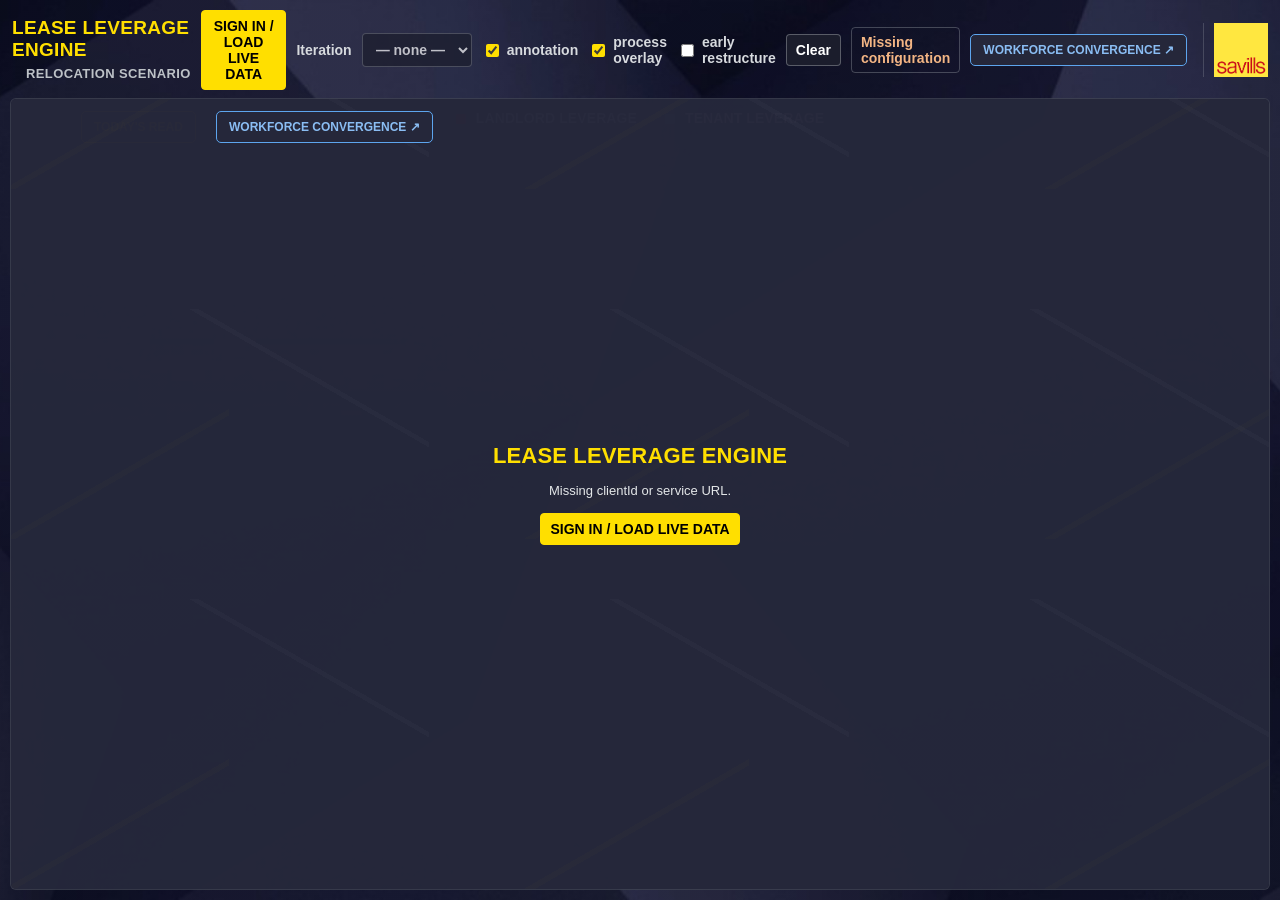
<file: index.html>
<!doctype html>
<html lang="en">
<head>
  <meta charset="utf-8">
  <meta name="viewport" content="width=device-width,initial-scale=1">
  <meta name="referrer" content="no-referrer">

  <title>Lease Leverage Engine</title>

  <script type="module" src="https://js.arcgis.com/5.1/"></script>

  <link
    rel="stylesheet"
        href="styles.css?v=20261006-ldi-final"
  >
</head>

<body>

  <div id="app">

    <div class="toolbar">

      <div class="brand">
  LEASE LEVERAGE ENGINE
  <span
    id="scenarioTitle"
    style="
      margin-left:14px;
      color:#BDC2C7;
      font-size:13px;
      font-weight:600;
      letter-spacing:0.4px;
      white-space:nowrap;
    "
  >
    RELOCATION SCENARIO
  </span>
</div>

      <button
        id="login"
        class="primary"
      >
        SIGN IN / LOAD LIVE DATA
      </button>

      <button
        id="logout"
        hidden
      >
        SIGN OUT
      </button>

      <label for="iteration">
        Iteration
      </label>

      <select
        id="iteration"
        disabled
      >
        <option value="-1">
          — none —
        </option>
      </select>

      <label class="toggle">
        <input
          id="anno"
          type="checkbox"
          checked
        >
        annotation
      </label>

      <label class="toggle">
        <input
          id="process"
          type="checkbox"
          checked
        >
        process overlay
      </label>

      <label class="toggle">
        <input
          id="restructure"
          type="checkbox"
        >
        early restructure
      </label>

      <button
        id="clear"
        disabled
      >
        Clear
      </button>

      <span
        id="status"
        class="status"
      >
        Waiting…
      </span>
<a
  id="workforceLaunch"
  href="./workforce/index.html"
  target="_blank"
  rel="noopener noreferrer"
  title="Open Workforce Convergence Engine"
  style="
    display:inline-flex;
    align-items:center;
    justify-content:center;
    padding:8px 12px;
    background:#25273A;
    color:#8ABDF3;
    border:1px solid #5DA5EE;
    border-radius:5px;
    font-size:12px;
    font-weight:700;
    text-decoration:none;
    white-space:nowrap;
  "
>
  WORKFORCE CONVERGENCE ↗
</a>
      <div
        class="savills-logo-wrap"
        aria-label="Savills"
      >
        <img
          class="savills-logo"
          src="savills-logo.jpg"
          alt="Savills"
        >
      </div>

    </div>


    <div
      id="wrap"
      class="wrap"
    >

      <div class="legend">

        <span>
          <i
            class="swatch"
            style="background:#CE181E"
          ></i>
          LANDLORD LEVERAGE
        </span>

        <span>
          <i
            class="swatch"
            style="background:#238291"
          ></i>
          TENANT LEVERAGE
        </span>

      </div>


      <svg id="chart"></svg>

<a
  id="workforceLaunch"
  href="./workforce/index.html"
  target="_blank"
  rel="noopener noreferrer"
  style="
    position:absolute;
    top:12px;
    left:205px;
    z-index:25;
    display:inline-flex;
    align-items:center;
    justify-content:center;
    padding:8px 12px;
    background:#25273A;
    color:#8ABDF3;
    border:1px solid #5DA5EE;
    border-radius:5px;
    font-family:Gotham,Arial,sans-serif;
    font-size:12px;
    font-weight:700;
    text-decoration:none;
    white-space:nowrap;
    cursor:pointer;
  "
>
  WORKFORCE CONVERGENCE ↗
</a>

<button
  id="todaysReadButton"
  type="button"
  aria-expanded="false"
  aria-controls="todaysReadPanel"
  style="position:absolute;top:12px;left:70px;z-index:20;background:#25273A;color:#FFDF00;border:1px solid #FFDF00;border-radius:5px;padding:8px 12px;font-family:Gotham,Arial,sans-serif;font-size:12px;font-weight:700;cursor:pointer;"
>
  TODAY'S READ
</button>

<div
  id="todaysReadPanel"
  hidden
  role="region"
  aria-label="Today's Read"
  style="position:absolute;top:52px;left:70px;z-index:21;width:min(440px,calc(100% - 90px));max-height:65%;overflow-y:auto;box-sizing:border-box;background:#1B1D2C;color:#FFFFFF;border:1px solid #FFDF00;border-radius:7px;padding:14px;font-family:Gotham,Arial,sans-serif;box-shadow:0 10px 30px rgba(0,0,0,.4);"
>
  <div style="display:flex;justify-content:space-between;align-items:center;gap:12px;">
    <span></span>
    <button
      id="todaysReadClose"
      type="button"
      aria-label="Close Today's Read"
      style="background:transparent;color:#FFFFFF;border:0;font-size:20px;cursor:pointer;"
    >×</button>
  </div>

  <div
    id="todaysReadContent"
    style="margin-top:12px;font-size:13px;line-height:1.6;white-space:pre-wrap;overflow-wrap:anywhere;"
  ></div>
</div>


      <div
        id="popup"
        class="annotation"
        hidden
      ></div>


      <div
        id="center"
        class="center"
      >

        <h2>
          LEASE LEVERAGE ENGINE
        </h2>

        <p id="msg">
          Protected chart data loads only after ArcGIS authentication.
        </p>

        <button
          id="centerLogin"
          class="primary"
        >
          SIGN IN / LOAD LIVE DATA
        </button>

      </div>

    </div>


        <div
      id="intelligence"
      class="live-intelligence"
      aria-label="Live Decision Intelligence"
    ></div>


    <div
      id="impact"
      class="impact"
    >

      <div class="impact-title">
        FINANCIAL IMPACT OF EXECUTION TIMING
      </div>

      <div
        id="impactDelta"
        class="impact-delta neutral"
      >
        SELECT AN ITERATION
      </div>

      <div
        id="impactNpv"
        class="impact-npv"
      >
        NPV TODAY — &nbsp;&nbsp; NPV IN EXECUTION WINDOW —
      </div>

    </div>

  </div>


  <script
    type="module"
        src="app.js?v=20261009-monthyear-v2"
  ></script>

</body>
</html>
</file>
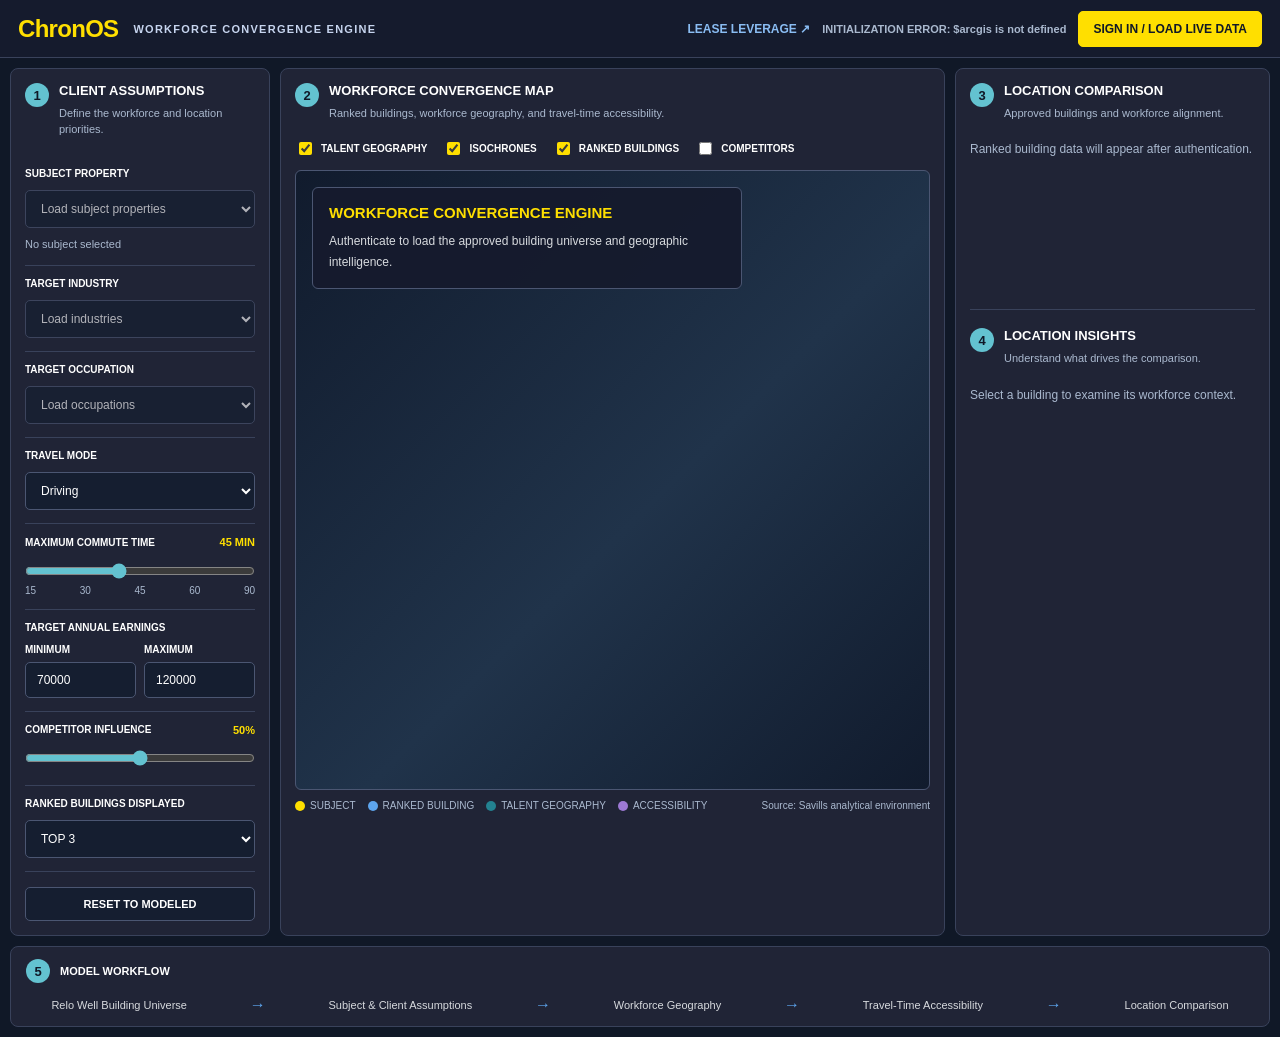
<file: workforce/index.html>
<!doctype html>
<html lang="en">
<head>
  <meta charset="utf-8">
  <meta name="viewport" content="width=device-width,initial-scale=1">
  <meta name="referrer" content="no-referrer">

  <title>ChronOS | Workforce Convergence Engine</title>

  <script
    type="module"
    src="https://js.arcgis.com/5.1/"
  ></script>

  <link
    rel="stylesheet"
    href="./workforce.css?v=20261010-css-reload-4"
  >

  <style>
    /*
     * Workforce Convergence map containment.
     * This applies independently of external CSS.
     */

    html,
    body {
      margin: 0;
      width: 100%;
      min-height: 100%;
      overflow-x: hidden;
    }

    #app {
      width: 100%;
      min-width: 0;
    }

    .workspace {
      min-width: 0;
      align-items: stretch;
    }

    .map-panel {
      min-width: 0;
      overflow: hidden;
      display: flex;
      flex-direction: column;
    }

    .map-panel > .panel-heading,
    .map-toolbar,
    .map-footer {
      flex-shrink: 0;
    }

    #map.map-container {
      position: relative;
      display: block;
      flex: 0 0 620px;
      width: 100%;
      height: 620px;
      min-height: 0;
      max-height: 620px;
      overflow: hidden;
      overscroll-behavior: contain;
    }

    #map .esri-view,
    #map .esri-view-root {
      width: 100%;
      height: 100%;
      max-width: 100%;
      max-height: 100%;
    }

    @media (max-width: 1100px) {
      #map.map-container {
        flex-basis: 500px;
        height: 500px;
        max-height: 500px;
      }
    }

    @media (max-width: 700px) {
      #map.map-container {
        flex-basis: 420px;
        height: 420px;
        max-height: 420px;
      }
    }
  </style>
</head>

<body>

<div id="app">

  <!-- HEADER -->
  <header class="toolbar">

    <div class="brand">
      <strong>ChronOS</strong>
      <span>WORKFORCE CONVERGENCE ENGINE</span>
    </div>

    <div class="toolbar-actions">

      <a
        class="back-link"
        href="../index.html"
        title="Return to Lease Leverage Engine"
      >
        LEASE LEVERAGE ↗
      </a>

      <span
        id="connectionStatus"
        class="connection-status"
      >
        Waiting for live data
      </span>

      <button
        id="login"
        class="primary"
        type="button"
      >
        SIGN IN / LOAD LIVE DATA
      </button>

      <button
        id="logout"
        type="button"
        hidden
      >
        SIGN OUT
      </button>

    </div>

  </header>

  <!-- MAIN APPLICATION -->
  <main class="workspace">

    <!-- LEFT CONTROL PANEL -->
    <aside class="controls-panel">

      <div class="panel-heading">
        <span class="step-number">1</span>
        <div>
          <h2>CLIENT ASSUMPTIONS</h2>
          <p>
            Define the workforce and location priorities.
          </p>
        </div>
      </div>

      <section class="control-section">

        <label for="subjectSelect">
          SUBJECT PROPERTY
        </label>

        <select
          id="subjectSelect"
          disabled
        >
          <option value="">
            Load subject properties
          </option>
        </select>

        <div
          id="subjectAddress"
          class="subject-address"
        >
          No subject selected
        </div>

      </section>

      <section class="control-section">

        <label for="industrySelect">
          TARGET INDUSTRY
        </label>

        <select
          id="industrySelect"
          disabled
        >
          <option value="">
            Load industries
          </option>
        </select>

      </section>

      <section class="control-section">

        <label for="occupationSelect">
          TARGET OCCUPATION
        </label>

        <select
          id="occupationSelect"
          disabled
        >
          <option value="">
            Load occupations
          </option>
        </select>

      </section>

      <section class="control-section">

        <label for="travelMode">
          TRAVEL MODE
        </label>

        <select id="travelMode">
          <option value="drive">
            Driving
          </option>
          <option value="transit">
            Transit
          </option>
        </select>

      </section>

      <section class="control-section">

        <label for="commuteMinutes">
          MAXIMUM COMMUTE TIME
          <strong id="commuteValue">
            45 MIN
          </strong>
        </label>

        <input
          id="commuteMinutes"
          type="range"
          min="15"
          max="90"
          step="5"
          value="45"
        >

        <div class="range-labels">
          <span>15</span>
          <span>30</span>
          <span>45</span>
          <span>60</span>
          <span>90</span>
        </div>

      </section>

      <section class="control-section">

        <label>
          TARGET ANNUAL EARNINGS
        </label>

        <div class="dual-inputs">

          <div>
            <label for="earningsMin">
              MINIMUM
            </label>

            <input
              id="earningsMin"
              type="number"
              min="0"
              step="5000"
              value="70000"
            >
          </div>

          <div>
            <label for="earningsMax">
              MAXIMUM
            </label>

            <input
              id="earningsMax"
              type="number"
              min="0"
              step="5000"
              value="120000"
            >
          </div>

        </div>

      </section>

      <section class="control-section">

        <label for="competitorInfluence">
          COMPETITOR INFLUENCE
          <strong id="competitorValue">
            50%
          </strong>
        </label>

        <input
          id="competitorInfluence"
          type="range"
          min="0"
          max="100"
          step="5"
          value="50"
        >

      </section>

      <section class="control-section">

        <label for="buildingCount">
          RANKED BUILDINGS DISPLAYED
        </label>

        <select id="buildingCount">
          <option value="3" selected>TOP 3</option>
          <option value="4">TOP 4</option>
          <option value="5">TOP 5</option>
          <option value="6">TOP 6</option>
          <option value="7">TOP 7</option>
        </select>

      </section>

      <button
        id="resetAssumptions"
        class="secondary"
        type="button"
      >
        RESET TO MODELED
      </button>

    </aside>

    <!-- CENTER MAP -->
    <section class="map-panel">

      <div class="panel-heading">
        <span class="step-number">2</span>
        <div>
          <h2>WORKFORCE CONVERGENCE MAP</h2>
          <p>
            Ranked buildings, workforce geography,
            and travel-time accessibility.
          </p>
        </div>
      </div>

      <div class="map-toolbar">

        <label class="map-toggle">
          <input
            id="showTalent"
            type="checkbox"
            checked
          >
          TALENT GEOGRAPHY
        </label>

        <label class="map-toggle">
          <input
            id="showIsochrones"
            type="checkbox"
            checked
          >
          ISOCHRONES
        </label>

        <label class="map-toggle">
          <input
            id="showBuildings"
            type="checkbox"
            checked
          >
          RANKED BUILDINGS
        </label>

        <label class="map-toggle">
          <input
            id="showCompetitors"
            type="checkbox"
          >
          COMPETITORS
        </label>

      </div>

      <!-- FIXED ARCGIS MAP VIEWPORT -->
      <div
        id="map"
        class="map-container"
        aria-label="Interactive Workforce Convergence Map"
      >

        <div
          id="mapLoading"
          class="map-loading"
        >
          <h2>
            WORKFORCE CONVERGENCE ENGINE
          </h2>

          <p>
            Authenticate to load the approved building
            universe and geographic intelligence.
          </p>
        </div>

      </div>

      <div class="map-footer">

        <div class="map-legend">
          <span>
            <i class="legend-dot subject"></i>
            SUBJECT
          </span>

          <span>
            <i class="legend-dot building"></i>
            RANKED BUILDING
          </span>

          <span>
            <i class="legend-dot talent"></i>
            TALENT GEOGRAPHY
          </span>

          <span>
            <i class="legend-dot isochrone"></i>
            ACCESSIBILITY
          </span>
        </div>

        <span id="mapSource">
          Source: Savills analytical environment
        </span>

      </div>

    </section>

    <!-- RIGHT INSIGHT PANEL -->
    <aside class="insights-panel">

      <div class="panel-heading">
        <span class="step-number">3</span>
        <div>
          <h2>LOCATION COMPARISON</h2>
          <p>
            Approved buildings and workforce alignment.
          </p>
        </div>
      </div>

      <div
        id="rankedBuildings"
        class="ranked-buildings"
      >
        <p class="empty-state">
          Ranked building data will appear
          after authentication.
        </p>
      </div>

      <div class="panel-heading secondary-heading">
        <span class="step-number">4</span>
        <div>
          <h2>LOCATION INSIGHTS</h2>
          <p>
            Understand what drives the comparison.
          </p>
        </div>
      </div>

      <div
        id="locationInsights"
        class="location-insights"
      >
        <p class="empty-state">
          Select a building to examine its workforce context.
        </p>
      </div>

    </aside>

  </main>

  <!-- BOTTOM WORKFLOW -->
  <footer class="workflow">

    <div class="workflow-title">
      <span class="step-number">5</span>
      MODEL WORKFLOW
    </div>

    <div class="workflow-steps">

      <span>
        Relo Well Building Universe
      </span>

      <b>→</b>

      <span>
        Subject &amp; Client Assumptions
      </span>

      <b>→</b>

      <span>
        Workforce Geography
      </span>

      <b>→</b>

      <span>
        Travel-Time Accessibility
      </span>

      <b>→</b>

      <span>
        Location Comparison
      </span>

    </div>

  </footer>

</div>

<script
  type="module"
  src="./workforce.js?v=20261010-subject-v1"
></script>

</body>
</html>
</file>
<file: styles.css>
:root{
  --savills-navy:#25273A;
  --savills-navy-deep:#1B1D2C;
  --savills-navy-soft:#303244;
  --savills-navy-cube:#34364A;

  --savills-yellow:#FFDF00;
  --savills-teal:#238291;
  --savills-red:#CE181E;

  --savills-steel:#79828C;
  --savills-steel-50:#BDC2C7;
  --savills-steel-30:#D7DADE;
  --savills-steel-20:#E3E6E8;
  --savills-steel-10:#F2F3F5;

  --savills-blue:#097CE8;
  --savills-green:#3AA95C;
  --savills-orange:#EF6B00;
  --savills-pink:#D3397F;
  --savills-purple:#83007E;

  --white:#FFFFFF;
  --black:#000000;

  --bg:var(--savills-navy);
  --panel:var(--savills-navy-deep);
  --panel-soft:var(--savills-navy-soft);

  --grid:rgba(215,218,222,.10);
  --text:var(--white);
  --muted:var(--savills-steel-50);
  --border:rgba(189,194,199,.28);

  --yellow:var(--savills-yellow);
  --teal:var(--savills-teal);
  --red:var(--savills-red);

  --cyan:var(--savills-yellow);
  --cyan2:var(--savills-teal);
  --amber:var(--savills-yellow);
}

*{
  box-sizing:border-box;
}

html,
body{
  margin:0;
  width:100%;
  height:100%;
  background-color:var(--savills-navy);
  background-image:
    linear-gradient(
      rgba(37,39,58,.18),
      rgba(37,39,58,.18)
    ),
    url("savills-cube-navy.jpg");
  background-size:cover;
  background-position:center center;
  background-repeat:no-repeat;
  background-attachment:fixed;
  color:var(--text);
  font-family:Gotham,Arial,sans-serif;
  overflow:hidden;
}

#app{
  height:100vh;
  display:grid;
  grid-template-rows:auto 1fr auto auto;
  gap:8px;
  padding:10px;
  background:transparent;
}


/* =========================================================
   TOOLBAR / HEADER
   ========================================================= */

.toolbar{
  display:flex;
  align-items:center;
  gap:10px;
  min-height:42px;
  padding:0 2px;
}

.brand{
  margin-right:auto;
  color:var(--savills-yellow);
  font-size:19px;
  font-weight:700;
  letter-spacing:.3px;
}

.toolbar label,
.status{
  color:var(--savills-steel-30);
  font-size:14px;
  font-weight:600;
}

select,
button{
  background:var(--savills-navy-deep);
  color:var(--white);
  border:1px solid rgba(189,194,199,.38);
  border-radius:4px;
  padding:7px 9px;
  font-family:Gotham,Arial,sans-serif;
  font-size:14px;
  font-weight:600;
}

select:focus,
button:focus{
  outline:2px solid rgba(255,223,0,.42);
  outline-offset:1px;
}

button{
  cursor:pointer;
}

button:hover{
  border-color:var(--savills-yellow);
}

.primary{
  background:var(--savills-yellow);
  border-color:var(--savills-yellow);
  color:var(--black);
  font-weight:700;
}

.primary:hover{
  background:var(--savills-yellow);
  border-color:var(--white);
  color:var(--black);
}

.toggle{
  display:flex;
  align-items:center;
  gap:5px;
}

.toggle input{
  accent-color:var(--savills-yellow);
}

.status{
  padding:6px 9px;
  border:1px solid rgba(189,194,199,.30);
  border-radius:4px;
}

.ok{
  color:#9DD4AD;
}

.warn{
  color:var(--savills-yellow);
}

.err{
  color:#F3B584;
}


/* =========================================================
   MAIN CHART / SUBTLE SAVILLS CUBED DEPTH
   ========================================================= */

.wrap{
  position:relative;
  min-height:0;
  border:1px solid rgba(189,194,199,.14);
  border-radius:6px;
  background:rgba(37,39,58,.72);
  overflow:hidden;
  box-shadow:none;
  isolation:isolate;
}

/*
  Restrained geometric / Cubed-style brand depth.
  Intentionally low contrast so it reads as branding,
  never as chart information.
*/
.wrap::before{
  content:none;
}

svg{
  position:relative;
  z-index:1;
  display:block;
  width:100%;
  height:100%;
  font-family:Barlow,Gotham,Arial,sans-serif;
}


/* =========================================================
   LEGEND
   ========================================================= */

.legend{
  position:absolute;
  z-index:4;
  top:11px;
  left:50%;
  transform:translateX(-50%);
  display:flex;
  gap:28px;
  color:var(--savills-steel-20);
  font-family:Barlow,Gotham,Arial,sans-serif;
  font-size:14px;
  font-weight:600;
  letter-spacing:.1px;
  pointer-events:none;
}

.swatch{
  display:inline-block;
  width:10px;
  height:10px;
  margin-right:6px;
  border-radius:1px;
  vertical-align:-1px;
}


/* =========================================================
   ANNOTATION POPUP
   ========================================================= */

.annotation{
  position:absolute;
  z-index:5;
  pointer-events:none;
  max-width:390px;
  padding:12px 14px;
  background:rgba(37,39,58,.98);
  border:1px solid rgba(189,194,199,.42);
  border-radius:6px;
  color:var(--white);
  font-family:Barlow,Gotham,Arial,sans-serif;
  font-size:16px;
  line-height:1.42;
  box-shadow:0 12px 28px rgba(0,0,0,.28);
}

.annotation .title{
  color:var(--savills-yellow);
  font-family:Gotham,Arial,sans-serif;
  font-size:14px;
  font-weight:700;
}

.annotation .phase{
  color:var(--white);
  margin:4px 0 7px;
  font-weight:600;
}

.annotation .metric{
  display:flex;
  justify-content:space-between;
  gap:22px;
  border-top:1px solid rgba(189,194,199,.22);
  padding-top:5px;
  margin-top:5px;
}

.annotation .metric strong{
  color:var(--white);
  font-weight:700;
}

.annotation .read{
  margin-top:8px;
  color:var(--savills-steel-30);
}


/* =========================================================
   SIGN-IN / LOADING STATE
   ========================================================= */

.center{
  position:absolute;
  inset:0;
  display:flex;
  align-items:center;
  justify-content:center;
  flex-direction:column;
  gap:12px;
  background:rgba(37,39,58,.985);
  z-index:20;
  text-align:center;
  padding:30px;
}

.center::before{
  content:"";
  position:absolute;
  inset:0;
  pointer-events:none;

  background:
    linear-gradient(
      30deg,
      transparent 0 74%,
      rgba(255,255,255,.018) 74% 75%,
      transparent 75%
    ),
    linear-gradient(
      150deg,
      transparent 0 80%,
      rgba(255,223,0,.014) 80% 81%,
      transparent 81%
    );

  background-size:420px 290px,520px 350px;
  background-position:100% 100%,100% 100%;
}

.center > *{
  position:relative;
  z-index:1;
}

.center[hidden]{
  display:none;
}

.center h2{
  margin:0;
  color:var(--savills-yellow);
  font-family:Gotham,Arial,sans-serif;
  font-size:22px;
  font-weight:700;
  letter-spacing:.15px;
}

.center p{
  margin:0;
  max-width:620px;
  color:var(--savills-steel-20);
  font-size:13px;
  font-weight:500;
  line-height:1.5;
}


/* =========================================================
   PROCESS SCHEDULE
   ========================================================= */

.schedule{
  border:1px solid var(--border);
  border-radius:6px;
  background:var(--savills-navy-deep);
  display:grid;
  grid-template-columns:none;
  min-height:78px;
  overflow:hidden;
}

.phasebox{
  padding:10px 12px;
  text-align:center;
  border-right:1px solid rgba(189,194,199,.20);
  color:var(--white);
  font-family:Barlow,Gotham,Arial,sans-serif;
  font-size:13px;
  line-height:1.3;
}

.phasebox:last-child{
  border-right:0;
}

.phasebox strong{
  display:block;
  margin-bottom:6px;
  font-family:Gotham,Arial,sans-serif;
  font-size:15px;
  font-weight:700;
  letter-spacing:.1px;
}

.tiny{
  color:var(--savills-steel-30);
  font-size:15px;
  font-weight:600;
  line-height:1.4;
}

.dynamicPhase{
  background:
    linear-gradient(
      180deg,
      color-mix(in srgb,var(--stage-color) 14%,transparent),
      rgba(27,29,44,.985)
    );
  box-shadow:inset 0 3px 0 var(--stage-color);
}

.dynamicPhase strong{
  color:var(--stage-color);
}

.phasebox.loi{
  background:rgba(35,130,145,.10);
  box-shadow:inset 0 3px 0 var(--savills-teal);
}

.phasebox.lease{
  background:rgba(9,124,232,.07);
}

.phasebox.post{
  background:rgba(255,223,0,.06);
}


/* =========================================================
   FINANCIAL IMPACT PANEL
   ========================================================= */

.impact{
  position:relative;
  border:1px solid rgba(189,194,199,.30);
  border-radius:7px;
  background:var(--savills-navy-deep);
  padding:10px 16px;
  text-align:center;
  min-height:82px;
  display:flex;
  flex-direction:column;
  justify-content:center;
  box-shadow:inset 0 3px 0 var(--savills-yellow);
  overflow:hidden;
}

.impact-title{
  color:var(--savills-yellow);
  font-family:Gotham,Arial,sans-serif;
  font-size:16px;
  font-weight:700;
  letter-spacing:.25px;
}

.impact-delta{
  font-family:Barlow,Gotham,Arial,sans-serif;
  font-size:21px;
  font-weight:700;
  margin:6px 0;
}

.impact-delta.gain{
  color:var(--savills-teal);
}

.impact-delta.loss{
  color:var(--savills-red);
}

.impact-delta.neutral{
  color:var(--white);
}

.impact-npv{
  color:var(--savills-steel-20);
  font-family:Barlow,Gotham,Arial,sans-serif;
  font-size:15px;
  font-weight:600;
  word-spacing:3px;
}


/* =========================================================
   CHART TYPOGRAPHY
   ========================================================= */

.axis{
  fill:var(--savills-steel-30);
  font-family:Barlow,Gotham,Arial,sans-serif;
  font-size:14px;
  font-weight:600;
}

.proc{
  font-family:Barlow,Gotham,Arial,sans-serif;
  font-size:14px;
  font-weight:700;
  letter-spacing:.05px;
}

.t1{
  fill:var(--savills-yellow);
  font-family:Gotham,Arial,sans-serif;
  font-size:15px;
  font-weight:700;
}

.t2{
  fill:var(--savills-steel-20);
  font-family:Barlow,Gotham,Arial,sans-serif;
  font-size:13px;
  font-weight:600;
}


/* =========================================================
   CHART STRUCTURE
   ========================================================= */

.grid{
  stroke:var(--grid);
  stroke-width:.6;
}

.guide{
  stroke:var(--savills-yellow);
  stroke-width:2;
}

.guideDash{
  stroke:var(--savills-teal);
  stroke-width:1.8;
  stroke-dasharray:7 5;
  opacity:.88;
}

.windowArrow{
  stroke:var(--savills-teal);
  stroke-width:1.8;
  fill:none;
}

.windowShade{
  fill:var(--savills-teal);
  fill-opacity:.065;
}

.sel{
  stroke:var(--white);
  stroke-width:1.2;
  stroke-dasharray:3 4;
  opacity:.75;
}

.dot{
  stroke:var(--white);
  stroke-width:2;
}


/* =========================================================
   LEASE EXPIRATION SUPPORT CLASSES
   ========================================================= */

.leaseNorthStar{
  stroke:var(--savills-red);
  stroke-width:2.4;
  stroke-dasharray:6 4;
}

.leaseNorthStarText{
  fill:var(--savills-red);
  font-family:Gotham,Arial,sans-serif;
  font-size:13px;
  font-weight:700;
}

.leaseNorthStarDate{
  fill:var(--savills-red);
  font-family:Barlow,Gotham,Arial,sans-serif;
  font-size:13px;
  font-weight:700;
}


/* =========================================================
   SAVILLS LOGO
   Element gets added during index.html pass.
   ========================================================= */

.savills-logo-wrap{
  display:flex;
  align-items:center;
  justify-content:center;
  margin-left:6px;
  padding-left:10px;
  border-left:1px solid rgba(189,194,199,.22);
}

.savills-logo{
  display:block;
  width:54px;
  height:54px;
  object-fit:contain;
  flex:0 0 auto;
}


/* =========================================================
   RESPONSIVE SAFETY
   ========================================================= */

@media (max-width:1200px){

  .toolbar{
    gap:7px;
  }

  .brand{
    font-size:16px;
  }

  .toolbar label,
  .status,
  select,
  button{
    font-size:12px;
  }

  .legend{
    font-size:13px;
  }

  .axis{
    font-size:13px;
  }

  .proc{
    font-size:13px;
  }

  .phasebox strong{
    font-size:14px;
  }

  .phasebox .tiny{
    font-size:14px;
  }
}
/* TEMPORARILY HIDE ANALYTICS PANELS */

#intelligence,
#impact {
  display: none !important;
}

/* Let the chart occupy the freed space */

#app {
  grid-template-rows: auto minmax(0, 1fr);
}
</file>
<file: workforce/workforce.css>
/* ============================================================
   CHRONOS | WORKFORCE CONVERGENCE ENGINE
   SAVILLS PRESENTATION SYSTEM
   COMPLETE STYLESHEET
   ============================================================ */

:root {
  --navy: #1B1D2C;
  --navy-panel: #25273A;
  --navy-deep: #101827;
  --navy-input: #151E30;

  --yellow: #FFDF00;
  --white: #FFFFFF;
  --steel: #D7DADE;
  --muted: #AAB9CF;

  --teal: #238291;
  --teal-light: #6CA7B1;

  --blue: #5DA5EE;
  --blue-light: #8ABDF3;

  --border: #39425B;
  --border-light: #4B5672;

  --font: Gotham, Arial, Helvetica, sans-serif;
}

/* ============================================================
   GLOBAL
   ============================================================ */

* {
  box-sizing: border-box;
}

html,
body {
  margin: 0;
  padding: 0;
  width: 100%;
  min-height: 100%;
  background: var(--navy-deep);
  color: var(--white);
  font-family: var(--font);
  overflow-x: hidden;
}

button,
input,
select {
  font-family: inherit;
}

button,
select {
  cursor: pointer;
}

button:disabled,
select:disabled {
  cursor: not-allowed;
  opacity: 0.65;
}

[hidden] {
  display: none !important;
}

#app {
  width: 100%;
  min-height: 100vh;
  display: flex;
  flex-direction: column;
  background: var(--navy-deep);
}

/* ============================================================
   TOP TOOLBAR
   ============================================================ */

.toolbar {
  display: flex;
  align-items: center;
  justify-content: space-between;
  gap: 18px;

  min-height: 58px;
  padding: 10px 18px;

  background: #151B2D;
  border-bottom: 1px solid var(--border);
}

.brand {
  display: flex;
  align-items: center;
  gap: 15px;
  min-width: 0;
  white-space: nowrap;
}

.brand strong {
  color: var(--yellow);
  font-size: 24px;
  font-weight: 800;
  letter-spacing: -0.7px;
}

.brand span {
  color: #C7D5EF;
  font-size: 11px;
  font-weight: 800;
  letter-spacing: 1.25px;
}

.toolbar-actions {
  display: flex;
  align-items: center;
  justify-content: flex-end;
  gap: 12px;
  min-width: 0;
}

.back-link {
  color: var(--blue-light);
  font-size: 12px;
  font-weight: 700;
  text-decoration: none;
  white-space: nowrap;
}

.back-link:hover {
  color: var(--yellow);
}

.connection-status {
  color: var(--muted);
  font-size: 11px;
  font-weight: 600;
  white-space: nowrap;
}

.primary {
  background: var(--yellow);
  color: #101827;
  border: 1px solid var(--yellow);
  border-radius: 5px;
  padding: 10px 14px;
  font-size: 12px;
  font-weight: 800;
  white-space: nowrap;
}

.primary:hover {
  background: #FFE84B;
}

#logout {
  background: transparent;
  color: var(--white);
  border: 1px solid var(--border-light);
  border-radius: 5px;
  padding: 9px 13px;
  font-size: 12px;
  font-weight: 700;
}

/* ============================================================
   THREE-COLUMN WORKSPACE
   ============================================================ */

.workspace {
  display: grid;
  grid-template-columns:
    minmax(225px, 260px)
    minmax(0, 1fr)
    minmax(260px, 315px);

  gap: 10px;
  align-items: stretch;

  width: 100%;
  min-width: 0;
  padding: 10px;
}

.controls-panel,
.map-panel,
.insights-panel {
  min-width: 0;

  background: #202436;
  border: 1px solid var(--border);
  border-radius: 8px;
}

.controls-panel {
  padding: 14px;
}

.map-panel {
  display: flex;
  flex-direction: column;
  padding: 14px;
  overflow: hidden;
}

.insights-panel {
  padding: 14px;
}

/* ============================================================
   PANEL HEADINGS
   ============================================================ */

.panel-heading {
  display: flex;
  align-items: flex-start;
  gap: 10px;
  margin-bottom: 18px;
}

.step-number {
  display: inline-flex;
  align-items: center;
  justify-content: center;

  flex: 0 0 24px;
  width: 24px;
  height: 24px;

  background: #63C2D0;
  color: #101827;

  border-radius: 50%;

  font-size: 13px;
  font-weight: 800;
}

.panel-heading h2 {
  margin: 0 0 5px;
  color: var(--white);
  font-size: 13px;
  font-weight: 800;
  line-height: 1.3;
}

.panel-heading p {
  margin: 0;
  color: var(--muted);
  font-size: 11px;
  line-height: 1.5;
}

.secondary-heading {
  margin-top: 25px;
  padding-top: 18px;
  border-top: 1px solid var(--border);
}

/* ============================================================
   CLIENT ASSUMPTIONS
   ============================================================ */

.control-section {
  padding: 11px 0 13px;
  border-bottom: 1px solid var(--border);
}

.control-section > label {
  display: flex;
  justify-content: space-between;
  align-items: center;
  gap: 8px;

  margin-bottom: 9px;

  color: var(--white);
  font-size: 10px;
  font-weight: 800;
  line-height: 1.4;
}

.control-section > label strong {
  color: var(--yellow);
  font-size: 11px;
  font-weight: 800;
  white-space: nowrap;
}

.control-section select,
.control-section input[type="number"] {
  width: 100%;
  min-width: 0;

  background: var(--navy-input);
  color: var(--white);

  border: 1px solid var(--border-light);
  border-radius: 5px;

  padding: 10px 11px;
  font-size: 12px;
  outline: none;
}

.control-section select:focus,
.control-section input[type="number"]:focus {
  border-color: var(--blue);
}

.control-section select option {
  background: var(--navy-input);
  color: var(--white);
}

.subject-address {
  margin-top: 8px;
  color: var(--muted);
  font-size: 11px;
  line-height: 1.5;
  overflow-wrap: anywhere;
}

/* ============================================================
   SLIDERS
   ============================================================ */

.control-section input[type="range"] {
  display: block;
  width: 100%;
  margin: 12px 0 6px;

  accent-color: #63C2D0;
  cursor: pointer;
}

.range-labels {
  display: flex;
  justify-content: space-between;

  color: var(--muted);
  font-size: 10px;
}

.dual-inputs {
  display: grid;
  grid-template-columns: minmax(0, 1fr) minmax(0, 1fr);
  gap: 8px;
}

.dual-inputs label {
  display: block;
  margin-bottom: 7px;

  color: var(--white);
  font-size: 10px;
  font-weight: 800;
}

.dual-inputs input {
  width: 100%;
}

.secondary {
  width: 100%;

  margin-top: 15px;
  padding: 10px;

  background: var(--navy-input);
  color: var(--white);

  border: 1px solid var(--border-light);
  border-radius: 5px;

  font-size: 11px;
  font-weight: 800;
}

.secondary:hover {
  border-color: var(--yellow);
  color: var(--yellow);
}

/* ============================================================
   MAP TOOLBAR
   ============================================================ */

.map-toolbar {
  display: flex;
  align-items: center;
  flex-wrap: wrap;
  gap: 16px;

  margin-bottom: 12px;
  flex-shrink: 0;
}

.map-toggle {
  display: inline-flex;
  align-items: center;
  gap: 6px;

  color: var(--white);
  font-size: 10px;
  font-weight: 800;
  white-space: nowrap;
  cursor: pointer;
}

.map-toggle input {
  accent-color: var(--yellow);
  cursor: pointer;
}

/* ============================================================
   ARCGIS MAP — STABLE VIEWPORT
   ============================================================ */

#map.map-container {
  position: relative;
  display: block;

  flex: 0 0 620px;

  width: 100%;
  height: 620px;
  min-height: 0;
  max-height: 620px;

  background:
    linear-gradient(
      135deg,
      #111B2D,
      #20334A 55%,
      #111B2D
    );

  border: 1px solid var(--border-light);
  border-radius: 6px;

  overflow: hidden;
  overscroll-behavior: contain;
}

/* ArcGIS fills the bounded viewport. */

#map .esri-view,
#map .esri-view-root {
  width: 100%;
  height: 100%;
  max-width: 100%;
  max-height: 100%;
}

#map .esri-ui {
  max-width: 100%;
  max-height: 100%;
}

.map-loading {
  position: absolute;
  top: 16px;
  left: 16px;

  z-index: 5;
  width: min(430px, calc(100% - 32px));

  padding: 16px;

  background: rgba(21, 27, 45, 0.96);
  border: 1px solid var(--border-light);
  border-radius: 6px;
}

.map-loading h2 {
  margin: 0 0 10px;

  color: var(--yellow);
  font-size: 15px;
  font-weight: 800;
}

.map-loading p {
  margin: 0;

  color: var(--steel);
  font-size: 12px;
  line-height: 1.7;
}

/* ============================================================
   MAP FOOTER AND LEGEND
   ============================================================ */

.map-footer {
  display: flex;
  align-items: center;
  justify-content: space-between;
  flex-wrap: wrap;
  gap: 10px;

  margin-top: 10px;
  flex-shrink: 0;
}

.map-legend {
  display: flex;
  flex-wrap: wrap;
  gap: 12px;
}

.map-legend span {
  display: inline-flex;
  align-items: center;
  gap: 5px;

  color: var(--muted);
  font-size: 10px;
  white-space: nowrap;
}

.legend-dot {
  display: inline-block;
  width: 10px;
  height: 10px;
  border-radius: 50%;
}

.legend-dot.subject {
  background: var(--yellow);
}

.legend-dot.building {
  background: var(--blue);
}

.legend-dot.talent {
  background: var(--teal);
}

.legend-dot.isochrone {
  background: #9D79D5;
}

#mapSource {
  color: var(--muted);
  font-size: 10px;
  text-align: right;
}

/* ============================================================
   LOCATION COMPARISON
   ============================================================ */

.ranked-buildings {
  min-height: 145px;
}

.ranked-buildings > div {
  transition: background 0.15s ease;
}

.ranked-buildings > div:hover {
  background: rgba(93, 165, 238, 0.07);
}

.location-insights {
  color: var(--steel);
  font-size: 12px;
  line-height: 1.7;
  overflow-wrap: anywhere;
}

.empty-state {
  color: var(--muted);
  font-size: 12px;
  line-height: 1.7;
}

.preview-badge {
  display: inline-block;
  color: var(--yellow);
  font-size: 11px;
  font-weight: 800;
  margin-bottom: 12px;
}

/* ============================================================
   WORKFLOW FOOTER
   ============================================================ */

.workflow {
  margin: 0 10px 10px;
  padding: 12px 15px;

  background: #202436;
  border: 1px solid var(--border);
  border-radius: 8px;
}

.workflow-title {
  display: flex;
  align-items: center;
  gap: 10px;

  color: var(--white);
  font-size: 11px;
  font-weight: 800;
}

.workflow-steps {
  display: flex;
  align-items: center;
  justify-content: space-around;
  flex-wrap: wrap;
  gap: 12px;

  margin-top: 13px;

  color: var(--steel);
  font-size: 11px;
}

.workflow-steps b {
  color: var(--blue);
  font-size: 16px;
}

/* ============================================================
   RESPONSIVE
   ============================================================ */

@media (max-width: 1250px) {
  .workspace {
    grid-template-columns:
      minmax(210px, 240px)
      minmax(0, 1fr)
      minmax(235px, 270px);
  }

  .toolbar {
    flex-wrap: wrap;
  }

  #map.map-container {
    flex-basis: 550px;
    height: 550px;
    max-height: 550px;
  }
}

@media (max-width: 1000px) {
  .workspace {
    grid-template-columns: minmax(0, 1fr);
  }

  .controls-panel,
  .map-panel,
  .insights-panel {
    width: 100%;
  }

  #map.map-container {
    flex-basis: 500px;
    height: 500px;
    max-height: 500px;
  }
}

@media (max-width: 700px) {
  .toolbar {
    padding: 12px;
  }

  .brand {
    flex-wrap: wrap;
    gap: 6px;
  }

  .brand strong {
    font-size: 21px;
  }

  .toolbar-actions {
    flex-wrap: wrap;
    justify-content: flex-start;
  }

  .workspace {
    padding: 7px;
    gap: 7px;
  }

  .controls-panel,
  .map-panel,
  .insights-panel {
    padding: 11px;
  }

  #map.map-container {
    flex-basis: 420px;
    height: 420px;
    max-height: 420px;
  }

  .workflow {
    margin: 0 7px 7px;
  }
}
</file>
